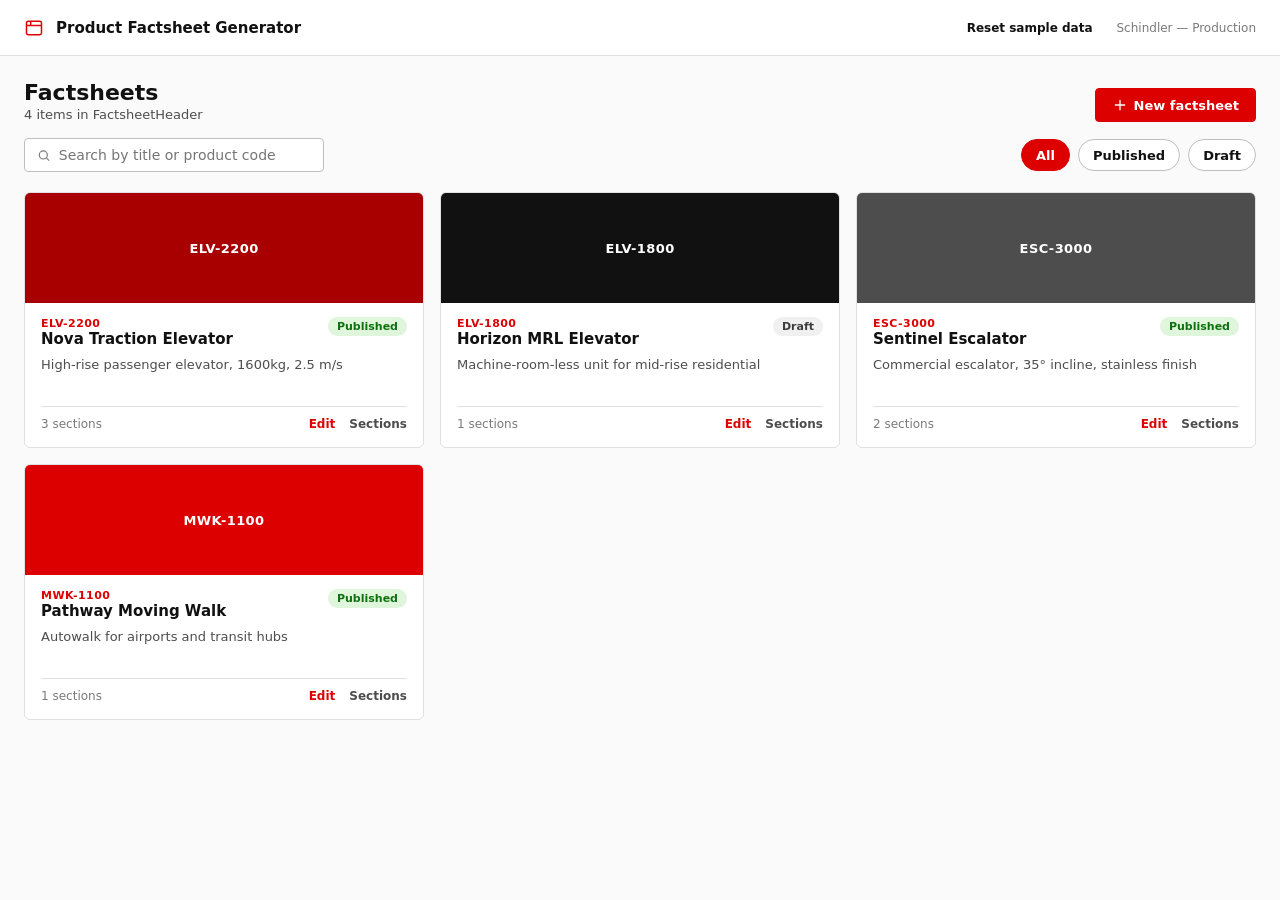
<file: index.html>
<!doctype html>
<html lang="en">
<head>
<meta charset="utf-8">
<meta name="viewport" content="width=device-width, initial-scale=1">
<title>Factsheet — Sections</title>
<link rel="stylesheet" href="style.css">
</head>
<body>
<div class="app-shell">
  <div class="topbar">
    <div style="display:flex; align-items:center; gap:14px">
      <a href="#" id="details-back" aria-label="Back to header" style="display:flex; align-items:center; color:var(--text-muted)">
        <svg width="20" height="20" viewBox="0 0 24 24" fill="none" stroke="currentColor" stroke-width="2" stroke-linecap="round" stroke-linejoin="round"><path d="M19 12H5"/><path d="M12 19l-7-7 7-7"/></svg>
      </a>
      <div style="width:1px; height:22px; background:var(--border)"></div>
      <div>
        <div class="crumbs">Factsheets / <span id="details-code-crumb">—</span> / Sections</div>
        <div class="screen-title" id="details-title-crumb">—</div>
      </div>
    </div>
    <div style="display:flex; align-items:center; gap:10px">
      <span style="font-size:12px; color:var(--text-faint)" id="section-count-label">0 sections</span>
      <a href="list.html" class="btn" id="details-exit">Save &amp; exit</a>
      <button class="btn btn-primary" id="btn-generate">Generate page &amp; PDF</button>
    </div>
  </div>

  <div class="page-body" style="display:grid; grid-template-columns:320px 1fr; gap:20px">
    <div style="display:flex; flex-direction:column; gap:12px">
      <div style="display:flex; align-items:center; justify-content:space-between">
        <div style="font-size:12px; font-weight:700; color:var(--text-muted); text-transform:uppercase; letter-spacing:.03em">Sections</div>
        <button class="btn btn-sm" id="add-section">+ Add section</button>
      </div>
      <div class="card" id="sections-list" style="overflow:hidden"></div>
      <div class="hint">Click a section to edit it. Set the Sort order field to change its position.</div>
    </div>

    <div class="card" style="padding:22px 24px; display:flex; flex-direction:column; gap:18px" id="editor-panel">
      <div style="display:flex; align-items:center; justify-content:space-between; padding-bottom:14px; border-bottom:1px solid var(--border)">
        <div style="font-size:15px; font-weight:600">Edit section</div>
        <div style="display:flex; gap:8px">
          <button class="btn btn-sm" id="delete-section">Delete</button>
          <button class="btn btn-sm btn-primary" id="save-section">Save section</button>
        </div>
      </div>

      <div class="field-grid">
        <div>
          <label class="label" for="d-type">Section type</label>
          <select id="d-type">
            <option>Overview</option>
            <option>Specifications</option>
            <option>Key features</option>
            <option>Gallery</option>
            <option>Compliance &amp; certifications</option>
            <option>Downloads</option>
          </select>
        </div>
        <div>
          <label class="label" for="d-order">Sort order</label>
          <input id="d-order" type="number" min="1">
        </div>
      </div>

      <div>
        <label class="label">Content</label>
        <div style="border:1px solid var(--border-strong); border-radius:2px; overflow:hidden">
          <div class="rte-toolbar" role="toolbar" aria-label="Formatting">
            <select id="rte-block" aria-label="Paragraph style" style="height:28px; width:auto; border:1px solid var(--border-strong); border-radius:3px; font-size:12px; margin-right:6px">
              <option value="p">Paragraph</option>
              <option value="h2">Heading 1</option>
              <option value="h3">Heading 2</option>
              <option value="h4">Heading 3</option>
            </select>
            <button type="button" class="tb-btn" data-cmd="bold" aria-label="Bold" style="font-weight:800; font-size:14px">B</button>
            <button type="button" class="tb-btn" data-cmd="italic" aria-label="Italic" style="font-style:italic; font-size:14px">I</button>
            <button type="button" class="tb-btn" data-cmd="underline" aria-label="Underline" style="text-decoration:underline; font-size:14px">U</button>
            <div style="width:1px; height:20px; background:var(--border); margin:0 4px"></div>
            <button type="button" class="tb-btn" data-cmd="insertUnorderedList" aria-label="Bulleted list">
              <svg width="16" height="16" viewBox="0 0 24 24" fill="none" stroke="currentColor" stroke-width="2" stroke-linecap="round"><circle cx="4" cy="6" r="1"/><circle cx="4" cy="12" r="1"/><circle cx="4" cy="18" r="1"/><path d="M9 6h11M9 12h11M9 18h11"/></svg>
            </button>
            <button type="button" class="tb-btn" data-cmd="insertOrderedList" aria-label="Numbered list">
              <svg width="16" height="16" viewBox="0 0 24 24" fill="none" stroke="currentColor" stroke-width="2" stroke-linecap="round"><path d="M9 6h11M9 12h11M9 18h11"/><path d="M4 6h1M4 10h1.5M4 14h1.5M4 18h1"/></svg>
            </button>
            <div style="width:1px; height:20px; background:var(--border); margin:0 4px"></div>
            <button type="button" class="tb-btn" id="rte-link" aria-label="Insert link">
              <svg width="16" height="16" viewBox="0 0 24 24" fill="none" stroke="currentColor" stroke-width="2" stroke-linecap="round" stroke-linejoin="round"><path d="M10 13a5 5 0 0 0 7 0l3-3a5 5 0 0 0-7-7l-1 1"/><path d="M14 11a5 5 0 0 0-7 0l-3 3a5 5 0 0 0 7 7l1-1"/></svg>
            </button>
            <button type="button" class="tb-btn" id="rte-image" aria-label="Insert image">
              <svg width="16" height="16" viewBox="0 0 24 24" fill="none" stroke="currentColor" stroke-width="2" stroke-linecap="round" stroke-linejoin="round"><rect x="3" y="3" width="18" height="18" rx="2"/><circle cx="8.5" cy="8.5" r="1.5"/><path d="M21 15l-5-5L5 21"/></svg>
            </button>
            <button type="button" class="tb-btn" id="rte-table" aria-label="Insert table">
              <svg width="16" height="16" viewBox="0 0 24 24" fill="none" stroke="currentColor" stroke-width="2" stroke-linecap="round" stroke-linejoin="round"><rect x="3" y="4" width="18" height="16" rx="1"/><path d="M3 10h18M3 16h18M9 4v16"/></svg>
            </button>
            <div style="width:1px; height:20px; background:var(--border); margin:0 4px"></div>
            <button type="button" class="tb-btn" data-cmd="undo" aria-label="Undo">
              <svg width="16" height="16" viewBox="0 0 24 24" fill="none" stroke="currentColor" stroke-width="2" stroke-linecap="round" stroke-linejoin="round"><path d="M3 7v6h6"/><path d="M21 17a9 9 0 0 0-15-6.7L3 13"/></svg>
            </button>
            <button type="button" class="tb-btn" data-cmd="redo" aria-label="Redo">
              <svg width="16" height="16" viewBox="0 0 24 24" fill="none" stroke="currentColor" stroke-width="2" stroke-linecap="round" stroke-linejoin="round"><path d="M21 7v6h-6"/><path d="M3 17a9 9 0 0 1 15-6.7L21 13"/></svg>
            </button>
          </div>
          <div class="rte-content" id="rte-area" contenteditable="true" aria-label="Section content"></div>
        </div>
        <div class="hint">Try it: select text and hit Bold/Italic, or use the link/image/table buttons. This is a real contenteditable region.</div>
      </div>
    </div>
  </div>
</div>

<div class="toast" id="toast" role="status" aria-live="polite"></div>

<script src="iframe-resize.js"></script>
<script src="data.js"></script>
<script>
(function () {
  "use strict";
  var Store = window.FactsheetStore;
  var data = Store.load();
  var params = new URLSearchParams(window.location.search);
  var id = params.get("id");

  var fs = null;
  for (var i = 0; i < data.length; i++) { if (data[i].id === id) { fs = data[i]; break; } }
  if (!fs) { window.location.href = "list.html"; return; }
  if (fs.sections.length === 0) {
    fs.sections.push(Store.makeSection(1, "Overview", "Overview", "<p>Start writing this section…</p>"));
    Store.save(data);
  }

  document.getElementById("details-back").addEventListener("click", function (e) {
    e.preventDefault();
    window.location.href = "form.html?id=" + encodeURIComponent(fs.id);
  });

  document.getElementById("details-code-crumb").textContent = fs.code || "—";
  document.getElementById("details-title-crumb").textContent = fs.title || "Untitled factsheet";

  var toastEl = document.getElementById("toast");
  var toastTimer = null;
  function toast(msg) {
    toastEl.textContent = msg;
    toastEl.classList.add("show");
    clearTimeout(toastTimer);
    toastTimer = setTimeout(function () { toastEl.classList.remove("show"); }, 1800);
  }

  var activeSectionId = fs.sections[0].id;
  var dOrder = document.getElementById("d-order");
  var dType = document.getElementById("d-type");
  var rteArea = document.getElementById("rte-area");

  function activeSection() {
    for (var i = 0; i < fs.sections.length; i++) { if (fs.sections[i].id === activeSectionId) return fs.sections[i]; }
    return null;
  }

  function loadSectionIntoEditor() {
    var s = activeSection();
    if (!s) { document.getElementById("editor-panel").style.display = "none"; return; }
    document.getElementById("editor-panel").style.display = "flex";
    dOrder.value = s.order;
    dType.value = s.type;
    rteArea.innerHTML = s.html;
  }

  function saveEditorIntoSection() {
    var s = activeSection(); if (!s) return;
    s.title = dType.value;
    s.order = parseInt(dOrder.value, 10) || s.order;
    s.type = dType.value;
    s.html = rteArea.innerHTML;
    Store.save(data);
  }

  function renderSectionsList() {
    fs.sections.sort(function (a, b) { return a.order - b.order; });
    var wrap = document.getElementById("sections-list");
    wrap.innerHTML = "";
    document.getElementById("section-count-label").textContent = fs.sections.length + " sections";
    fs.sections.forEach(function (s) {
      var row = document.createElement("button");
      row.type = "button";
      row.className = "section-row" + (s.id === activeSectionId ? " active" : "");
      var preview = s.html.replace(/<[^>]+>/g, " ").replace(/\s+/g, " ").trim();
      row.innerHTML =
        '<span class="order-chip">' + s.order + '</span>' +
        '<span style="flex:1; min-width:0; text-align:left">' +
          '<span style="display:block; font-size:13px; font-weight:600; white-space:nowrap; overflow:hidden; text-overflow:ellipsis">' + Store.escapeHtml(s.type) + '</span>' +
          '<span style="display:block; font-size:11px; color:var(--text-faint); white-space:nowrap; overflow:hidden; text-overflow:ellipsis">' + Store.escapeHtml(preview || "Empty section") + '</span>' +
        '</span>';
      row.addEventListener("click", function (ev) {
        saveEditorIntoSection();
        activeSectionId = s.id;
        renderSectionsList();
        loadSectionIntoEditor();
      });
      wrap.appendChild(row);
    });
  }

  dType.addEventListener("change", function () { var s = activeSection(); if (s) { s.type = dType.value; s.title = dType.value; Store.save(data); renderSectionsList(); } });
  dOrder.addEventListener("change", function () { var s = activeSection(); if (s) { s.order = parseInt(dOrder.value, 10) || s.order; Store.save(data); renderSectionsList(); } });
  rteArea.addEventListener("input", function () { var s = activeSection(); if (s) { s.html = rteArea.innerHTML; Store.save(data); } });

  document.getElementById("add-section").addEventListener("click", function () {
    saveEditorIntoSection();
    var maxOrder = fs.sections.reduce(function (m, s) { return Math.max(m, s.order); }, 0);
    var s = Store.makeSection(maxOrder + 1, "Overview", "Overview", "<p>Start writing this section…</p>");
    fs.sections.push(s);
    activeSectionId = s.id;
    Store.save(data);
    renderSectionsList();
    loadSectionIntoEditor();
    dType.focus();
  });

  document.getElementById("delete-section").addEventListener("click", function () {
    var s = activeSection();
    if (!s) return;
    if (fs.sections.length === 1) { toast("A factsheet needs at least one section"); return; }
    fs.sections = fs.sections.filter(function (x) { return x.id !== s.id; });
    activeSectionId = fs.sections[0].id;
    Store.save(data);
    renderSectionsList();
    loadSectionIntoEditor();
    toast("Section deleted");
  });

  document.getElementById("save-section").addEventListener("click", function () {
    saveEditorIntoSection();
    renderSectionsList();
    toast("Section saved");
  });

  document.getElementById("details-exit").addEventListener("click", function () { saveEditorIntoSection(); });

  document.getElementById("btn-generate").addEventListener("click", function () {
    saveEditorIntoSection();
    fs.generatedPageUrl = "/sites/schindler/pages/" + (fs.code || "untitled") + ".aspx";
    fs.generatedPdfUrl = "/factsheets/" + (fs.code || "untitled") + ".pdf";
    fs.status = "Published";
    Store.save(data);
    toast("Flow triggered — page and PDF generated");
  });

  document.querySelectorAll(".tb-btn[data-cmd]").forEach(function (btn) {
    btn.addEventListener("mousedown", function (e) { e.preventDefault(); });
    btn.addEventListener("click", function () { rteArea.focus(); document.execCommand(btn.dataset.cmd, false, null); });
  });
  document.getElementById("rte-block").addEventListener("change", function (e) {
    rteArea.focus(); document.execCommand("formatBlock", false, e.target.value);
  });
  document.getElementById("rte-link").addEventListener("click", function () {
    var url = prompt("Link URL:", "https://");
    if (!url) return;
    rteArea.focus(); document.execCommand("createLink", false, url);
  });
  document.getElementById("rte-image").addEventListener("click", function () {
    var url = prompt("Image URL (paste a link):", "https://");
    if (!url) return;
    rteArea.focus(); document.execCommand("insertImage", false, url);
  });
  document.getElementById("rte-table").addEventListener("click", function () {
    var rows = parseInt(prompt("Rows:", "2"), 10) || 2;
    var cols = parseInt(prompt("Columns:", "2"), 10) || 2;
    var html = "<table>";
    for (var r = 0; r < rows; r++) {
      html += "<tr>";
      for (var c = 0; c < cols; c++) { html += "<td>Cell</td>"; }
      html += "</tr>";
    }
    html += "</table><p><br></p>";
    rteArea.focus(); document.execCommand("insertHTML", false, html);
  });

  renderSectionsList();
  loadSectionIntoEditor();
})();
</script>
</body>
</html>
</file>
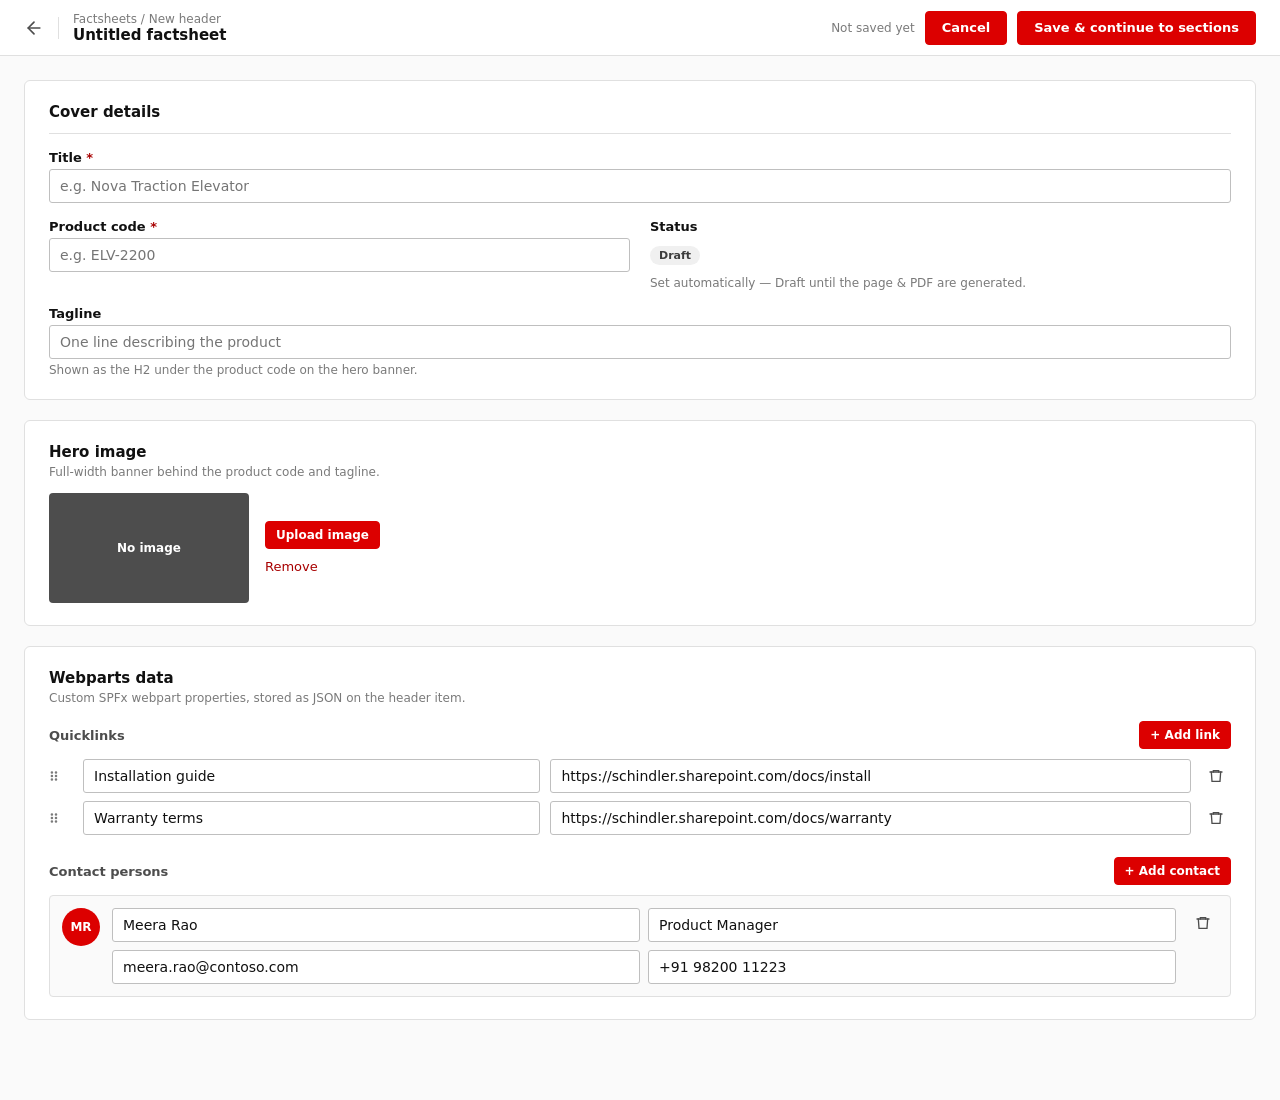
<file: form.html>
<!doctype html>
<html lang="en">
  <head>
    <meta charset="utf-8" />
    <meta name="viewport" content="width=device-width, initial-scale=1" />
    <title>Factsheet — Header Form</title>
    <link rel="stylesheet" href="style.css" />
  </head>
  <body>
    <div class="app-shell">
      <div class="topbar">
        <div style="display: flex; align-items: center; gap: 14px">
          <a
            href="list.html"
            aria-label="Back to list"
            style="display: flex; align-items: center; color: var(--text-muted)"
          >
            <svg
              width="20"
              height="20"
              viewBox="0 0 24 24"
              fill="none"
              stroke="currentColor"
              stroke-width="2"
              stroke-linecap="round"
              stroke-linejoin="round"
            >
              <path d="M19 12H5" />
              <path d="M12 19l-7-7 7-7" />
            </svg>
          </a>
          <div
            style="width: 1px; height: 22px; background: var(--border)"
          ></div>
          <div>
            <div class="crumbs">
              Factsheets / <span id="form-mode-label">Edit header</span>
            </div>
            <div class="screen-title" id="form-title-crumb">
              Untitled factsheet
            </div>
          </div>
        </div>
        <div style="display: flex; align-items: center; gap: 10px">
          <span
            style="font-size: 12px; color: var(--text-faint)"
            id="form-autosave"
            >Not saved yet</span
          >
          <a href="list.html" class="btn">Cancel</a>
          <button class="btn btn-primary" id="form-continue">
            Save &amp; continue to sections
          </button>
        </div>
      </div>

      <div
        class="page-body"
        style="display: grid; grid-template-columns: 2fr 1fr; gap: 20px"
        id="form-grid"
      >
        <div style="display: flex; flex-direction: column; gap: 20px">
          <div class="card" style="padding: 22px 24px">
            <div
              style="
                font-size: 15px;
                font-weight: 600;
                margin-bottom: 16px;
                padding-bottom: 12px;
                border-bottom: 1px solid var(--border);
              "
            >
              Cover details
            </div>
            <div class="field-grid">
              <div style="grid-column: span 2">
                <label class="label" for="f-title"
                  >Title <span style="color: var(--danger)">*</span></label
                >
                <input
                  id="f-title"
                  type="text"
                  placeholder="e.g. Nova Traction Elevator"
                />
              </div>
              <div>
                <label class="label" for="f-code"
                  >Product code
                  <span style="color: var(--danger)">*</span></label
                >
                <input id="f-code" type="text" placeholder="e.g. ELV-2200" />
              </div>
              <div>
                <label class="label">Status</label>
                <div style="height: 34px; display: flex; align-items: center">
                  <span
                    class="badge"
                    id="f-status-badge"
                    style="
                      background: var(--neutral-bg);
                      color: var(--neutral-fg);
                    "
                    >Draft</span
                  >
                </div>
                <div class="hint">
                  Set automatically — Draft until the page &amp; PDF are
                  generated.
                </div>
              </div>
              <div style="grid-column: span 2">
                <label class="label" for="f-tag">Tagline</label>
                <input
                  id="f-tag"
                  type="text"
                  placeholder="One line describing the product"
                />
                <div class="hint">
                  Shown as the H2 under the product code on the hero banner.
                </div>
              </div>
            </div>
          </div>

          <div class="card" style="padding: 22px 24px">
            <div style="font-size: 15px; font-weight: 600; margin-bottom: 4px">
              Hero image
            </div>
            <div class="hint" style="margin-bottom: 14px">
              Full-width banner behind the product code and tagline.
            </div>
            <div style="display: flex; gap: 16px; align-items: center">
              <div
                id="hero-preview-thumb"
                style="
                  width: 200px;
                  height: 110px;
                  border-radius: 4px;
                  flex: 0 0 auto;
                  display: flex;
                  align-items: center;
                  justify-content: center;
                  color: #fff;
                  font-size: 12px;
                  font-weight: 600;
                  background: var(--primary);
                "
              >
                No image
              </div>
              <div style="display: flex; flex-direction: column; gap: 8px">
                <label class="btn btn-sm" style="width: fit-content">
                  Upload image
                  <input
                    type="file"
                    accept="image/*"
                    id="hero-file"
                    style="display: none"
                  />
                </label>
                <button
                  class="btn-ghost"
                  style="
                    border: none;
                    background: none;
                    font-size: 13px;
                    color: var(--danger);
                    text-align: left;
                    padding: 2px 0;
                  "
                  id="hero-remove"
                >
                  Remove
                </button>
              </div>
            </div>
          </div>

          <div class="card" style="padding: 22px 24px">
            <div style="font-size: 15px; font-weight: 600; margin-bottom: 2px">
              Webparts data
            </div>
            <div class="hint" style="margin-bottom: 16px">
              Custom SPFx webpart properties, stored as JSON on the header item.
            </div>

            <div style="margin-bottom: 22px">
              <div
                style="
                  display: flex;
                  align-items: center;
                  justify-content: space-between;
                  margin-bottom: 10px;
                "
              >
                <div
                  style="
                    font-size: 13px;
                    font-weight: 700;
                    color: var(--text-muted);
                  "
                >
                  Quicklinks
                </div>
                <button
                  class="btn btn-sm"
                  id="add-quicklink"
                  style="border-color: var(--primary)"
                >
                  + Add link
                </button>
              </div>
              <div
                id="quicklinks-list"
                style="display: flex; flex-direction: column; gap: 8px"
              ></div>
            </div>

            <div>
              <div
                style="
                  display: flex;
                  align-items: center;
                  justify-content: space-between;
                  margin-bottom: 10px;
                "
              >
                <div
                  style="
                    font-size: 13px;
                    font-weight: 700;
                    color: var(--text-muted);
                  "
                >
                  Contact persons
                </div>
                <button
                  class="btn btn-sm"
                  id="add-contact"
                  style="border-color: var(--primary)"
                >
                  + Add contact
                </button>
              </div>
              <div
                id="contacts-list"
                style="display: flex; flex-direction: column; gap: 10px"
              ></div>
            </div>
          </div>
        </div>

        <div style="display: flex; flex-direction: column; gap: 20px">
          <div class="card" style="padding: 20px" id="generated-outputs-card">
            <div style="font-size: 14px; font-weight: 600; margin-bottom: 14px">
              Generated outputs
            </div>
            <div style="display: flex; flex-direction: column; gap: 14px">
              <div>
                <div class="label">Generated page URL</div>
                <div
                  style="
                    display: flex;
                    align-items: center;
                    gap: 8px;
                    height: 32px;
                    padding: 0 10px;
                    border: 1px solid var(--border);
                    border-radius: 2px;
                    background: var(--neutral-bg);
                  "
                >
                  <span
                    id="gen-page-url"
                    style="
                      font-size: 12px;
                      color: var(--text-muted);
                      overflow: hidden;
                      text-overflow: ellipsis;
                      white-space: nowrap;
                    "
                    >— not generated yet —</span
                  >
                </div>
              </div>
              <div>
                <div class="label">Generated PDF URL</div>
                <div
                  style="
                    display: flex;
                    align-items: center;
                    gap: 8px;
                    height: 32px;
                    padding: 0 10px;
                    border: 1px solid var(--border);
                    border-radius: 2px;
                    background: var(--neutral-bg);
                  "
                >
                  <span
                    id="gen-pdf-url"
                    style="
                      font-size: 12px;
                      color: var(--text-muted);
                      overflow: hidden;
                      text-overflow: ellipsis;
                      white-space: nowrap;
                    "
                    >— not generated yet —</span
                  >
                </div>
              </div>
              <div class="hint" style="margin-top: -4px">
                Populated by Power Automate once the flow runs — read only here.
              </div>
            </div>
          </div>

          <div class="card" style="padding: 20px" id="hero-preview-card">
            <div style="font-size: 14px; font-weight: 600; margin-bottom: 12px">
              Hero preview
            </div>
            <div
              style="
                border-radius: 4px;
                overflow: hidden;
                border: 1px solid var(--border);
              "
            >
              <div
                id="hero-preview-band"
                style="height: 80px; background: var(--primary)"
              ></div>
              <div style="padding: 14px; background: var(--surface)">
                <div
                  id="hero-preview-code"
                  style="
                    font-size: 15px;
                    font-weight: 800;
                    color: var(--primary);
                  "
                >
                  PRODUCT-CODE
                </div>
                <div
                  id="hero-preview-tag"
                  style="
                    font-size: 11px;
                    color: var(--text-muted);
                    margin-top: 2px;
                  "
                >
                  Tagline will appear here
                </div>
              </div>
            </div>
          </div>

          <div
            style="
              background: var(--warn-bg);
              border: 1px solid var(--warn-border);
              border-radius: 6px;
              padding: 16px;
              display: flex;
              gap: 10px;
            "
            id="generate-warning-card"
          >
            <svg
              width="18"
              height="18"
              viewBox="0 0 24 24"
              fill="none"
              stroke="var(--warn-fg)"
              stroke-width="2"
              stroke-linecap="round"
              stroke-linejoin="round"
              style="flex: 0 0 auto; margin-top: 1px"
            >
              <path
                d="M10.3 3.9 1.8 18a2 2 0 0 0 1.7 3h17a2 2 0 0 0 1.7-3L13.7 3.9a2 2 0 0 0-3.4 0Z"
              />
              <path d="M12 9v4" />
              <path d="M12 17h.01" />
            </svg>
            <div
              style="font-size: 12px; color: var(--warn-fg); line-height: 1.5"
            >
              The page/PDF generation flow triggers on Status change or the
              "Generate" button — not on every field edit.
            </div>
          </div>
        </div>
      </div>
    </div>

    <div class="toast" id="toast" role="status" aria-live="polite"></div>

    <script src="iframe-resize.js"></script>
    <script src="data.js"></script>
    <script>
      (function () {
        "use strict";
        var Store = window.FactsheetStore;
        var data = Store.load();
        var params = new URLSearchParams(window.location.search);
        var id = params.get("id");
        var isNew = params.get("new") === "1";

        var fs = null;
        for (var i = 0; i < data.length; i++) {
          if (data[i].id === id) {
            fs = data[i];
            break;
          }
        }
        if (!fs) {
          fs = Store.makeFactsheet("", "", "", "Draft", []);
          data.unshift(fs);
          Store.save(data);
          isNew = true;
        }

        var toastEl = document.getElementById("toast");
        var toastTimer = null;
        function toast(msg) {
          toastEl.textContent = msg;
          toastEl.classList.add("show");
          clearTimeout(toastTimer);
          toastTimer = setTimeout(function () {
            toastEl.classList.remove("show");
          }, 1800);
        }

        var fTitle = document.getElementById("f-title");
        var fCode = document.getElementById("f-code");
        var fTag = document.getElementById("f-tag");

        document.getElementById("form-mode-label").textContent = isNew
          ? "New header"
          : "Edit header";
        document.getElementById("form-autosave").textContent = isNew
          ? "Not saved yet"
          : "Autosaved just now";
        fTitle.value = fs.title;
        fCode.value = fs.code;
        fTag.value = fs.tagline;

        function renderStatusBadge() {
          var badge = document.getElementById("f-status-badge");
          badge.textContent = fs.status;
          if (fs.status === "Published") {
            badge.style.background = "var(--success-bg)";
            badge.style.color = "var(--success-fg)";
          } else {
            badge.style.background = "var(--neutral-bg)";
            badge.style.color = "var(--neutral-fg)";
          }
        }
        renderStatusBadge();

        document.getElementById("generated-outputs-card").style.display = isNew
          ? "none"
          : "block";
        document.getElementById("hero-preview-card").style.display = isNew
          ? "none"
          : "block";
        document.getElementById("generate-warning-card").style.display = isNew
          ? "none"
          : "flex";
        document.getElementById("form-grid").style.gridTemplateColumns = isNew
          ? "1fr"
          : "2fr 1fr";

        function renderHeroPreview() {
          var thumb = document.getElementById("hero-preview-thumb");
          var band = document.getElementById("hero-preview-band");
          if (fs.heroDataUrl) {
            thumb.style.backgroundImage = "url(" + fs.heroDataUrl + ")";
            thumb.style.backgroundSize = "cover";
            thumb.style.backgroundPosition = "center";
            thumb.textContent = "";
            band.style.backgroundImage = "url(" + fs.heroDataUrl + ")";
            band.style.backgroundSize = "cover";
            band.style.backgroundPosition = "center";
          } else {
            thumb.style.backgroundImage = "none";
            thumb.style.background = Store.colorFor(fs.code || fs.id);
            thumb.textContent = "No image";
            band.style.backgroundImage = "none";
            band.style.background = Store.colorFor(fs.code || fs.id);
          }
          document.getElementById("hero-preview-code").textContent =
            fs.code || "PRODUCT-CODE";
          document.getElementById("hero-preview-tag").textContent =
            fs.tagline || "Tagline will appear here";
        }

        function renderGeneratedUrls() {
          document.getElementById("gen-page-url").textContent =
            fs.generatedPageUrl || "— not generated yet —";
          document.getElementById("gen-pdf-url").textContent =
            fs.generatedPdfUrl || "— not generated yet —";
        }

        function syncFieldsToModel() {
          fs.title = fTitle.value;
          fs.code = fCode.value;
          fs.tagline = fTag.value;
          document.getElementById("form-title-crumb").textContent =
            fs.title || "Untitled factsheet";
          renderHeroPreview();
          renderGeneratedUrls();
          Store.save(data);
        }
        [fTitle, fCode, fTag].forEach(function (el) {
          el.addEventListener("input", syncFieldsToModel);
          el.addEventListener("change", syncFieldsToModel);
        });

        document
          .getElementById("hero-file")
          .addEventListener("change", function (e) {
            var file = e.target.files[0];
            if (!file) return;
            var reader = new FileReader();
            reader.onload = function () {
              fs.heroDataUrl = reader.result;
              renderHeroPreview();
              Store.save(data);
              toast("Hero image updated");
            };
            reader.readAsDataURL(file);
          });
        document
          .getElementById("hero-remove")
          .addEventListener("click", function () {
            fs.heroDataUrl = null;
            renderHeroPreview();
            Store.save(data);
          });

        function renderQuicklinks() {
          var wrap = document.getElementById("quicklinks-list");
          wrap.innerHTML = "";
          if (fs.quicklinks.length === 0) {
            wrap.innerHTML =
              '<div class="hint">No quicklinks yet — add one above.</div>';
          }
          fs.quicklinks.forEach(function (q) {
            var row = document.createElement("div");
            row.className = "repeater-row";
            row.innerHTML =
              '<svg width="14" height="14" viewBox="0 0 24 24" fill="none" stroke="var(--text-faint)" stroke-width="2" stroke-linecap="round"><circle cx="5" cy="6" r="1.2"/><circle cx="5" cy="12" r="1.2"/><circle cx="5" cy="18" r="1.2"/><circle cx="12" cy="6" r="1.2"/><circle cx="12" cy="12" r="1.2"/><circle cx="12" cy="18" r="1.2"/></svg>' +
              '<input type="text" value="' +
              Store.escapeAttr(q.label) +
              '" aria-label="Link label" data-f="label">' +
              '<input type="text" value="' +
              Store.escapeAttr(q.url) +
              '" aria-label="Link URL" data-f="url">' +
              '<button type="button" aria-label="Remove link" class="tb-btn"><svg width="16" height="16" viewBox="0 0 24 24" fill="none" stroke="currentColor" stroke-width="2" stroke-linecap="round"><path d="M3 6h18"/><path d="M8 6V4h8v2"/><path d="M19 6l-1 14H6L5 6"/></svg></button>';
            row
              .querySelector('[data-f="label"]')
              .addEventListener("input", function (e) {
                q.label = e.target.value;
                Store.save(data);
              });
            row
              .querySelector('[data-f="url"]')
              .addEventListener("input", function (e) {
                q.url = e.target.value;
                Store.save(data);
              });
            row.querySelector("button").addEventListener("click", function () {
              fs.quicklinks = fs.quicklinks.filter(function (x) {
                return x.id !== q.id;
              });
              Store.save(data);
              renderQuicklinks();
              toast("Link removed");
            });
            wrap.appendChild(row);
          });
        }
        document
          .getElementById("add-quicklink")
          .addEventListener("click", function () {
            fs.quicklinks.push({ id: Store.uid(), label: "", url: "" });
            Store.save(data);
            renderQuicklinks();
          });

        function renderContacts() {
          var wrap = document.getElementById("contacts-list");
          wrap.innerHTML = "";
          if (fs.contacts.length === 0) {
            wrap.innerHTML =
              '<div class="hint">No contacts yet — add one above.</div>';
          }
          fs.contacts.forEach(function (c) {
            var row = document.createElement("div");
            row.className = "contact-row";
            var initials =
              (c.name || "?")
                .split(" ")
                .map(function (s) {
                  return s[0] || "";
                })
                .join("")
                .slice(0, 2)
                .toUpperCase() || "?";
            row.innerHTML =
              '<div class="avatar" style="background:' +
              Store.colorFor(c.id) +
              '">' +
              initials +
              "</div>" +
              '<div style="display:grid; grid-template-columns:1fr 1fr; gap:8px; flex:1">' +
              '<input type="text" value="' +
              Store.escapeAttr(c.name) +
              '" placeholder="Name" data-f="name">' +
              '<input type="text" value="' +
              Store.escapeAttr(c.role) +
              '" placeholder="Role" data-f="role">' +
              '<input type="text" value="' +
              Store.escapeAttr(c.email) +
              '" placeholder="Email" data-f="email">' +
              '<input type="text" value="' +
              Store.escapeAttr(c.phone) +
              '" placeholder="Phone" data-f="phone">' +
              "</div>" +
              '<button type="button" aria-label="Remove contact" class="tb-btn"><svg width="16" height="16" viewBox="0 0 24 24" fill="none" stroke="currentColor" stroke-width="2" stroke-linecap="round"><path d="M3 6h18"/><path d="M8 6V4h8v2"/><path d="M19 6l-1 14H6L5 6"/></svg></button>';
            ["name", "role", "email", "phone"].forEach(function (f) {
              row
                .querySelector('[data-f="' + f + '"]')
                .addEventListener("input", function (e) {
                  c[f] = e.target.value;
                  Store.save(data);
                  if (f === "name") {
                    var av = row.querySelector(".avatar");
                    av.textContent =
                      (c.name || "?")
                        .split(" ")
                        .map(function (s) {
                          return s[0] || "";
                        })
                        .join("")
                        .slice(0, 2)
                        .toUpperCase() || "?";
                  }
                });
            });
            row.querySelector("button").addEventListener("click", function () {
              fs.contacts = fs.contacts.filter(function (x) {
                return x.id !== c.id;
              });
              Store.save(data);
              renderContacts();
              toast("Contact removed");
            });
            wrap.appendChild(row);
          });
        }
        document
          .getElementById("add-contact")
          .addEventListener("click", function () {
            fs.contacts.push({
              id: Store.uid(),
              name: "",
              role: "",
              email: "",
              phone: "",
            });
            Store.save(data);
            renderContacts();
          });

        document
          .getElementById("form-continue")
          .addEventListener("click", function () {
            if (!fs.title || !fs.code) {
              toast("Title and product code are required");
              return;
            }
            Store.save(data);
            document.getElementById("form-autosave").textContent =
              "Autosaved just now";
            window.location.href = "index.html?id=" + encodeURIComponent(fs.id);
          });

        renderHeroPreview();
        renderGeneratedUrls();
        renderQuicklinks();
        renderContacts();
      })();
    </script>
  </body>
</html>
</file>
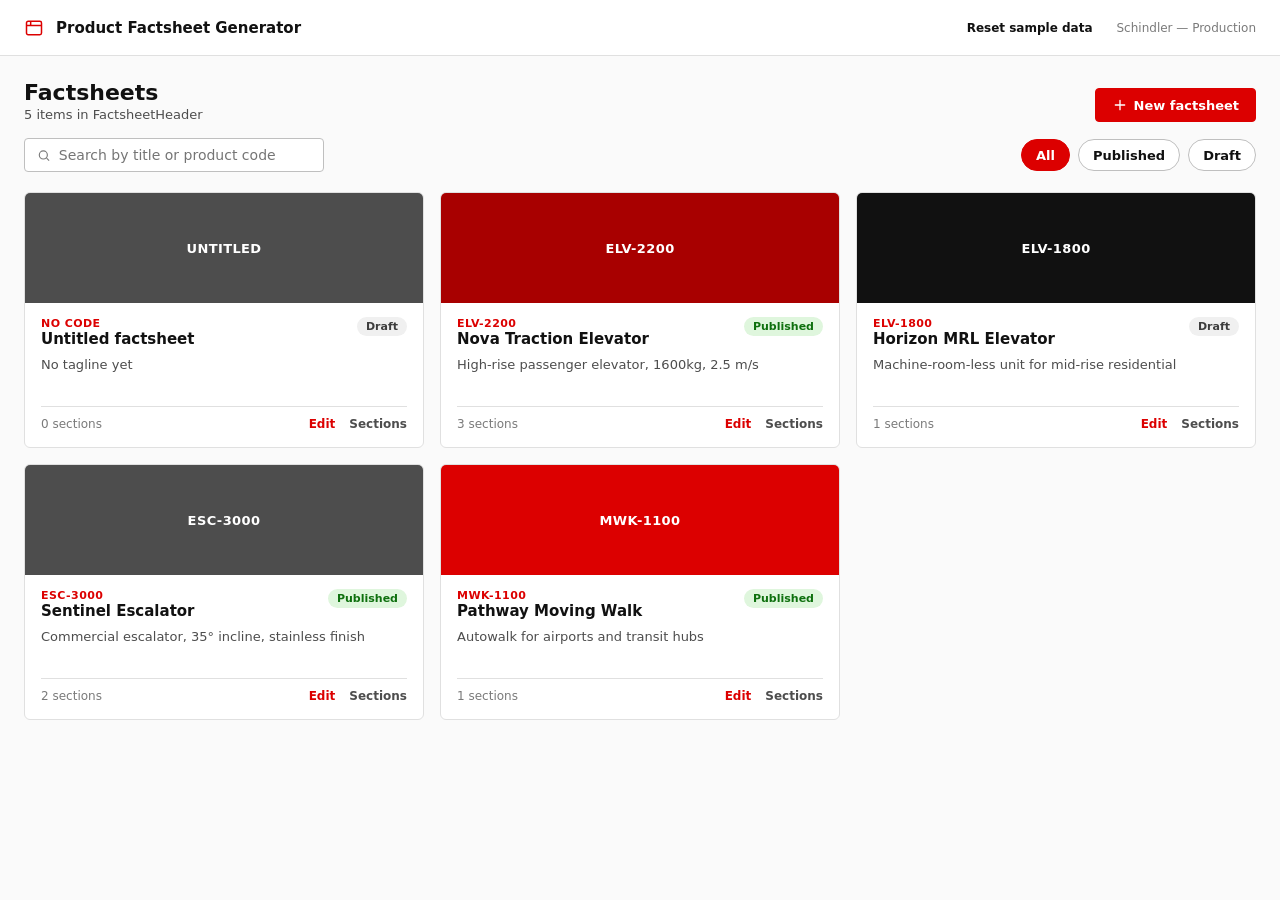
<file: list.html>
<!doctype html>
<html lang="en">
  <head>
    <meta charset="utf-8" />
    <meta name="viewport" content="width=device-width, initial-scale=1" />
    <title>Factsheets — List</title>
    <link rel="stylesheet" href="style.css" />
  </head>
  <body>
    <div class="app-shell">
      <div class="topbar">
        <div style="display: flex; align-items: center; gap: 12px">
          <svg
            width="20"
            height="20"
            viewBox="0 0 24 24"
            fill="none"
            stroke="var(--primary)"
            stroke-width="1.8"
          >
            <rect x="3" y="4" width="18" height="16" rx="2" />
            <path d="M3 9h18" />
            <path d="M8 4v5" />
          </svg>
          <span class="screen-title">Product Factsheet Generator</span>
        </div>
        <div style="display: flex; align-items: center; gap: 14px">
          <button class="btn btn-ghost btn-sm" id="reset-data">
            Reset sample data
          </button>
          <span style="font-size: 12px; color: var(--text-faint)"
            >Schindler — Production</span
          >
        </div>
      </div>

      <div class="page-body">
        <div
          style="
            display: flex;
            align-items: flex-end;
            justify-content: space-between;
            margin-bottom: 16px;
          "
        >
          <div>
            <div style="font-size: 22px; font-weight: 600">Factsheets</div>
            <div
              style="font-size: 13px; color: var(--text-muted); margin-top: 2px"
            >
              <span id="list-count">0</span> items in FactsheetHeader
            </div>
          </div>
          <button class="btn btn-primary" id="btn-new-factsheet">
            <svg
              width="16"
              height="16"
              viewBox="0 0 24 24"
              fill="none"
              stroke="#fff"
              stroke-width="2"
              stroke-linecap="round"
            >
              <path d="M12 5v14M5 12h14" />
            </svg>
            New factsheet
          </button>
        </div>

        <div
          style="
            display: flex;
            align-items: center;
            justify-content: space-between;
            gap: 16px;
            margin-bottom: 20px;
            flex-wrap: wrap;
          "
        >
          <div class="search-box">
            <svg
              width="15"
              height="15"
              viewBox="0 0 24 24"
              fill="none"
              stroke="var(--text-faint)"
              stroke-width="2"
            >
              <circle cx="11" cy="11" r="7" />
              <path d="M21 21l-4.3-4.3" />
            </svg>
            <input
              type="text"
              id="search-input"
              placeholder="Search by title or product code"
              aria-label="Search factsheets"
            />
          </div>
          <div
            style="display: flex; gap: 8px"
            role="group"
            aria-label="Filter by status"
            id="filter-group"
          ></div>
        </div>

        <div class="grid-cards" id="card-grid"></div>
      </div>
    </div>

    <div class="toast" id="toast" role="status" aria-live="polite"></div>

    <script src="iframe-resize.js"></script>
    <script src="data.js"></script>
    <script>
      (function () {
        "use strict";
        var Store = window.FactsheetStore;
        var data = Store.load();
        var ui = { filter: "All", search: "" };

        var toastEl = document.getElementById("toast");
        var toastTimer = null;
        function toast(msg) {
          toastEl.textContent = msg;
          toastEl.classList.add("show");
          clearTimeout(toastTimer);
          toastTimer = setTimeout(function () {
            toastEl.classList.remove("show");
          }, 1800);
        }

        var filterGroup = document.getElementById("filter-group");
        ["All", "Published", "Draft"].forEach(function (name) {
          var b = document.createElement("button");
          b.className = "pill-filter" + (ui.filter === name ? " active" : "");
          b.textContent = name;
          b.dataset.filter = name;
          b.addEventListener("click", function () {
            ui.filter = name;
            render();
          });
          filterGroup.appendChild(b);
        });

        document
          .getElementById("search-input")
          .addEventListener("input", function (e) {
            ui.search = e.target.value.toLowerCase();
            render();
          });

        document
          .getElementById("btn-new-factsheet")
          .addEventListener("click", function () {
            var fs = Store.makeFactsheet("", "", "", "Draft", []);
            data.unshift(fs);
            Store.save(data);
            window.location.href =
              "form.html?id=" + encodeURIComponent(fs.id) + "&new=1";
          });

        document
          .getElementById("reset-data")
          .addEventListener("click", function () {
            data = Store.reset();
            render();
            toast("Sample data reset");
          });

        function render() {
          Array.prototype.forEach.call(filterGroup.children, function (b) {
            b.classList.toggle("active", b.dataset.filter === ui.filter);
          });
          var grid = document.getElementById("card-grid");
          var visible = data.filter(function (fs) {
            var statusOk = ui.filter === "All" || fs.status === ui.filter;
            var q = ui.search;
            var searchOk =
              !q ||
              (fs.title || "").toLowerCase().indexOf(q) > -1 ||
              (fs.code || "").toLowerCase().indexOf(q) > -1;
            return statusOk && searchOk;
          });
          document.getElementById("list-count").textContent = data.length;

          grid.innerHTML = "";
          if (visible.length === 0) {
            var empty = document.createElement("div");
            empty.className = "empty";
            empty.style.gridColumn = "1 / -1";
            empty.textContent = "No factsheets match your filters.";
            grid.appendChild(empty);
            return;
          }

          visible.forEach(function (fs) {
            var statusBg =
              fs.status === "Published"
                ? "var(--success-bg)"
                : "var(--neutral-bg)";
            var statusFg =
              fs.status === "Published"
                ? "var(--success-fg)"
                : "var(--neutral-fg)";
            var card = document.createElement("div");
            card.className = "fs-card";
            card.innerHTML =
              '<div class="fs-hero" style="background:' +
              Store.colorFor(fs.code || fs.id) +
              '">' +
              Store.escapeHtml(fs.code || "UNTITLED") +
              "</div>" +
              '<div class="fs-body">' +
              '<div style="display:flex; align-items:flex-start; justify-content:space-between; gap:8px">' +
              "<div>" +
              '<div style="font-size:11px; font-weight:700; color:var(--primary); letter-spacing:.04em">' +
              Store.escapeHtml(fs.code || "NO CODE") +
              "</div>" +
              '<div style="font-size:15px; font-weight:600">' +
              Store.escapeHtml(fs.title || "Untitled factsheet") +
              "</div>" +
              "</div>" +
              '<span class="badge" style="background:' +
              statusBg +
              "; color:" +
              statusFg +
              '">' +
              fs.status +
              "</span>" +
              "</div>" +
              '<div style="font-size:13px; color:var(--text-muted); line-height:1.4; min-height:36px">' +
              Store.escapeHtml(fs.tagline || "No tagline yet") +
              "</div>" +
              '<div class="row-actions">' +
              '<div style="font-size:12px; color:var(--text-faint)">' +
              fs.sections.length +
              " sections</div>" +
              '<div style="display:flex; gap:14px">' +
              '<a data-act="edit" style="font-size:12px; font-weight:600">Edit</a>' +
              '<a data-act="sections" style="font-size:12px; font-weight:600; color:var(--text-muted)">Sections</a>' +
              "</div>" +
              "</div>" +
              "</div>";
            card
              .querySelector('[data-act="edit"]')
              .addEventListener("click", function (ev) {
                ev.stopPropagation();
                window.location.href =
                  "form.html?id=" + encodeURIComponent(fs.id);
              });
            card
              .querySelector('[data-act="sections"]')
              .addEventListener("click", function (ev) {
                ev.stopPropagation();
                window.location.href =
                  "index.html?id=" + encodeURIComponent(fs.id);
              });
            card.addEventListener("click", function () {
              window.location.href =
                "form.html?id=" + encodeURIComponent(fs.id);
            });
            grid.appendChild(card);
          });
        }

        render();
      })();
    </script>
  </body>
</html>
</file>
<file: style.css>
:root{
  --bg:#FAFAFA; --surface:#FFFFFF; --border:#E0E0E0; --border-strong:#BFBFBF;
  --text:#111111; --text-muted:#4D4D4D; --text-faint:#7A7A7A;
  --primary:#DC0000; --primary-hover:#A80000; --primary-tint:#FDEAEA;
  --danger:#A80000; --success-bg:#DFF6DD; --success-fg:#0E700E;
  --neutral-bg:#F0F0F0; --neutral-fg:#3D3D3D;
  --warn-bg:#FFF4CE; --warn-border:#F1D28F; --warn-fg:#5C4A00;
}
*{box-sizing:border-box}
html,body{margin:0}
body{
  background:var(--bg); color:var(--text);
  font-family:'Segoe UI',system-ui,-apple-system,sans-serif;
  -webkit-font-smoothing:antialiased;
}
a{color:var(--primary); text-decoration:none}
input,select,textarea,button{font-family:inherit; color:inherit}
input:focus-visible, select:focus-visible, button:focus-visible, [contenteditable]:focus-visible, a:focus-visible{
  outline:2px solid var(--primary); outline-offset:1px;
}
input,select{
  width:100%; height:34px; padding:0 10px; border:1px solid var(--border-strong);
  border-radius:3px; font-size:14px; background:var(--surface); color:var(--text);
}
button{cursor:pointer}
.btn{height:34px; padding:0 16px; border-radius:4px; font-size:13px; font-weight:600; border:1px solid var(--primary); background:var(--primary); color:#fff; display:inline-flex; align-items:center; gap:6px; white-space:nowrap;}
.btn:hover{background:var(--primary-hover); border-color:var(--primary-hover)}
.btn-primary{background:var(--primary); border-color:var(--primary); color:#fff}
.btn-primary:hover{background:var(--primary-hover); border-color:var(--primary-hover)}
.btn-ghost{border:none; background:transparent; color:var(--text)}
.btn-ghost:hover{background:var(--neutral-bg)}
.btn-sm{height:28px; padding:0 10px; font-size:12px}
.label{font-size:13px; font-weight:600; margin-bottom:4px; display:block}
.hint{font-size:12px; color:var(--text-faint); margin-top:4px}
.card{background:var(--surface); border:1px solid var(--border); border-radius:6px}
.app-shell{max-width:1280px; margin:0 auto; overflow-x:auto}
.topbar{
  height:56px; box-sizing:border-box; padding:0 24px; display:flex; align-items:center;
  justify-content:space-between; background:var(--surface); border-bottom:1px solid var(--border);
  position:sticky; top:0; z-index:20;
}
.crumbs{font-size:12px; color:var(--text-faint)}
.screen-title{font-size:15px; font-weight:600}
.page-body{ padding:24px 24px 60px; min-width:920px; }
.badge{font-size:11px; font-weight:600; padding:3px 9px; border-radius:10px; white-space:nowrap}
.toast{
  position:fixed; bottom:24px; left:50%; transform:translateX(-50%) translateY(20px);
  background:var(--text); color:var(--bg); padding:10px 18px; border-radius:6px; font-size:13px;
  font-weight:600; opacity:0; pointer-events:none; transition:opacity .18s ease, transform .18s ease; z-index:100;
  box-shadow:0 6px 20px rgba(0,0,0,.25);
}
.toast.show{opacity:1; transform:translateX(-50%) translateY(0)}
.grid-cards{display:grid; grid-template-columns:repeat(3, minmax(0,1fr)); gap:16px}
.fs-card{background:var(--surface); border:1px solid var(--border); border-radius:6px; overflow:hidden; text-align:left; padding:0; display:flex; flex-direction:column; cursor:pointer;}
.fs-card:hover{border-color:var(--primary)}
.fs-hero{height:110px; display:flex; align-items:center; justify-content:center; color:#fff; font-size:13px; font-weight:700; letter-spacing:.03em}
.fs-body{padding:14px 16px 16px; display:flex; flex-direction:column; gap:8px}
.row-actions{display:flex; align-items:center; justify-content:space-between; margin-top:6px; padding-top:10px; border-top:1px solid var(--border)}
.field-grid{display:grid; grid-template-columns:1fr 1fr; gap:16px 20px}
.repeater-row{display:grid; grid-template-columns:24px 1fr 1.4fr 30px; gap:10px; align-items:center}
.contact-row{display:flex; gap:12px; align-items:flex-start; padding:12px; background:var(--bg); border:1px solid var(--border); border-radius:4px}
.avatar{width:38px; height:38px; border-radius:50%; color:#fff; font-size:12px; font-weight:700; display:flex; align-items:center; justify-content:center; flex:0 0 auto}
.section-row{display:flex; align-items:center; gap:10px; padding:12px 14px; border-bottom:1px solid var(--border); cursor:pointer; border-left:3px solid transparent; background:transparent; width:100%; text-align:left;}
.section-row:last-child{border-bottom:none}
.section-row.active{background:var(--primary-tint); border-left-color:var(--primary)}
.order-chip{width:22px; height:22px; border-radius:4px; background:var(--neutral-bg); color:var(--neutral-fg); font-size:11px; font-weight:700; display:flex; align-items:center; justify-content:center; flex:0 0 auto}
.tb-btn{width:30px; height:30px; border:none; background:transparent; border-radius:3px; color:var(--text-muted); display:flex; align-items:center; justify-content:center}
.tb-btn:hover{background:var(--neutral-bg)}
.rte-toolbar{display:flex; align-items:center; padding:6px 8px; background:var(--neutral-bg); border-bottom:1px solid var(--border); flex-wrap:wrap; gap:2px}
.rte-content{padding:16px; min-height:220px; background:var(--surface); font-size:14px; line-height:1.65}
.rte-content:focus{outline:none}
.rte-content table{border-collapse:collapse; width:100%; margin:8px 0; font-size:13px}
.rte-content td,.rte-content th{border:1px solid var(--border); padding:6px 10px}
.rte-content img{max-width:100%; border-radius:4px}
.pill-filter{height:32px; padding:0 14px; border-radius:16px; font-size:13px; font-weight:600; border:1px solid var(--border-strong); background:var(--surface); color:var(--text)}
.pill-filter.active{background:var(--primary); border-color:var(--primary); color:#fff}
.search-box{display:flex; align-items:center; gap:8px; height:34px; padding:0 12px; border:1px solid var(--border-strong); border-radius:4px; width:300px; background:var(--surface)}
.search-box input{border:none; height:auto; padding:0}
.empty{padding:60px 24px; text-align:center; color:var(--text-faint)}
@media (max-width:900px){
  .grid-cards{grid-template-columns:1fr}
  .field-grid{grid-template-columns:1fr}
}
</file>
